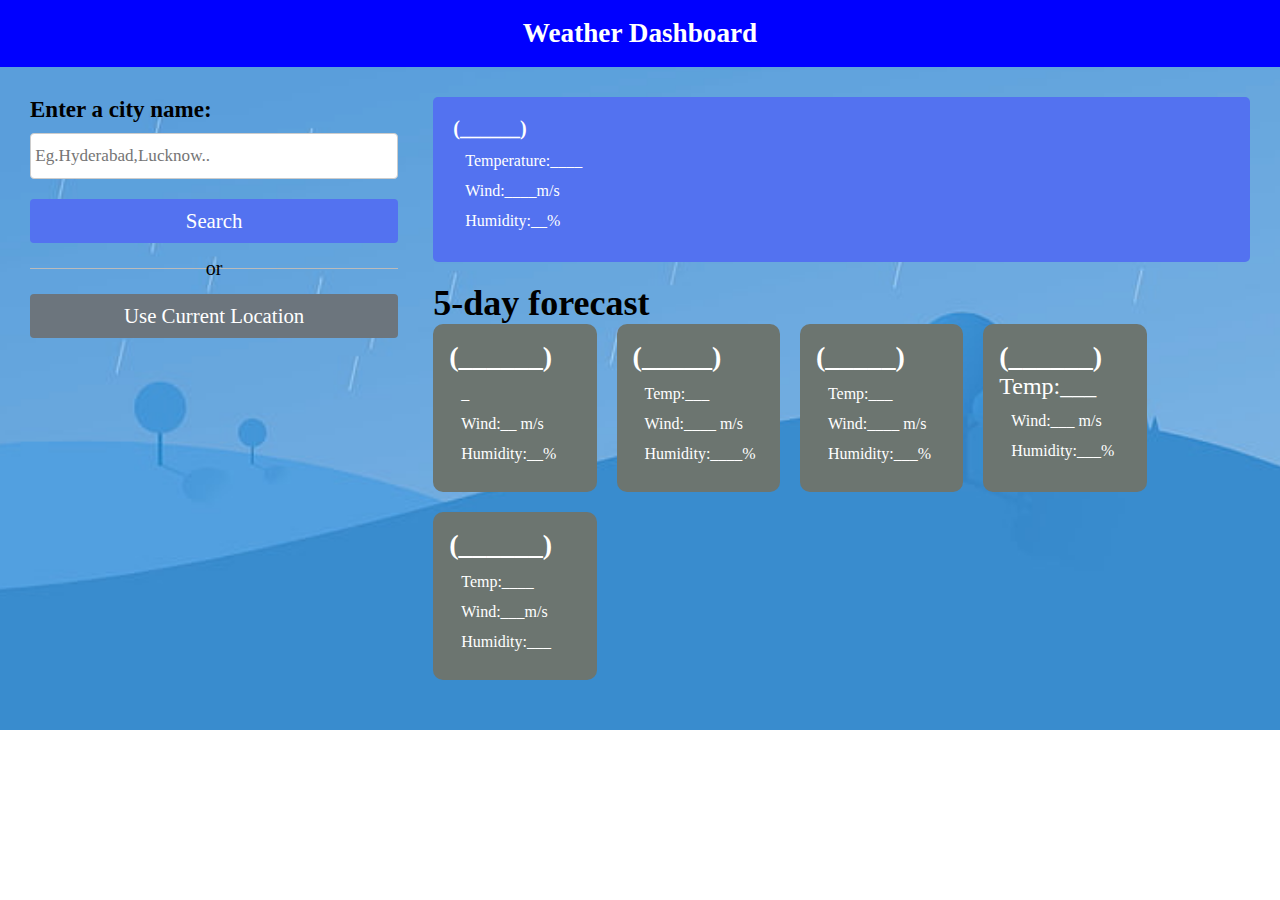
<file: index.html>
<!DOCTYPE html>
<html lang="en">
<head>
    <meta charset="UTF-8">
    <meta name="viewport" content="width=device-width, initial-scale=1.0">
    <title>weather appli</title>
    <link rel="stylesheet" href="style.css">
</head>
<body>
    <h1 class="slide-in-left">Weather Dashboard</h1>
    <div class="container">
        <div class="weather-input">
            <h3>Enter a city name:</h3>
            <input class="city-input" type="text" placeholder=" Eg.Hyderabad,Lucknow..">
            <button class="search-btn">Search</button>
            <div class="separator">or</div>
            <button class="location-btn">Use Current Location</button>
        </div>
        <div class="weather-data">
            <div class="current-weather">
                <div class="details">
                    <h2>(______)</h2>
                    <h4>Temperature:____</h4>
                    <h4>Wind:____m/s</h4>
                    <h4>Humidity:__%</h4>
                </div>
            </div>
            <div class="days-forecast">
                <h2>5-day forecast</h2>
                <ul class="weather-cards">
                    <li class="card">
                        <h3>(______)</h3>
                        <h4>_</h4>
                        <h4>Wind:__ m/s</h4>
                        <h4>Humidity:__%</h4>
                    </li>
                    <li class="card">
                        <h3>(_____)</h3>
                        <h4>Temp:___</h4>
                        <h4>Wind:____ m/s</h4>
                        <h4>Humidity:____%</h4>
                    </li>
                    <li class="card">
                        <h3>(_____)</h3>
                        <h4>Temp:___</h4>
                        <h4>Wind:____ m/s</h4>
                        <h4>Humidity:___%</h4>
                    </li>
                    <li class="card">
                        <h3>(______)</h3
                        <h4>Temp:___</h4>
                        <h4>Wind:___ m/s</h4>
                        <h4>Humidity:___%</h4>
                    </li>
                    <li class="card">
                        <h3>(______)</h3>
                        <h4>Temp:____</h4>
                        <h4>Wind:___m/s</h4>
                        <h4>Humidity:___</h4>
                    </li>
                </ul>
            </div>
        </div>
    </div>
    
</body>
<script src="logic.js"></script>
</html>
</file>
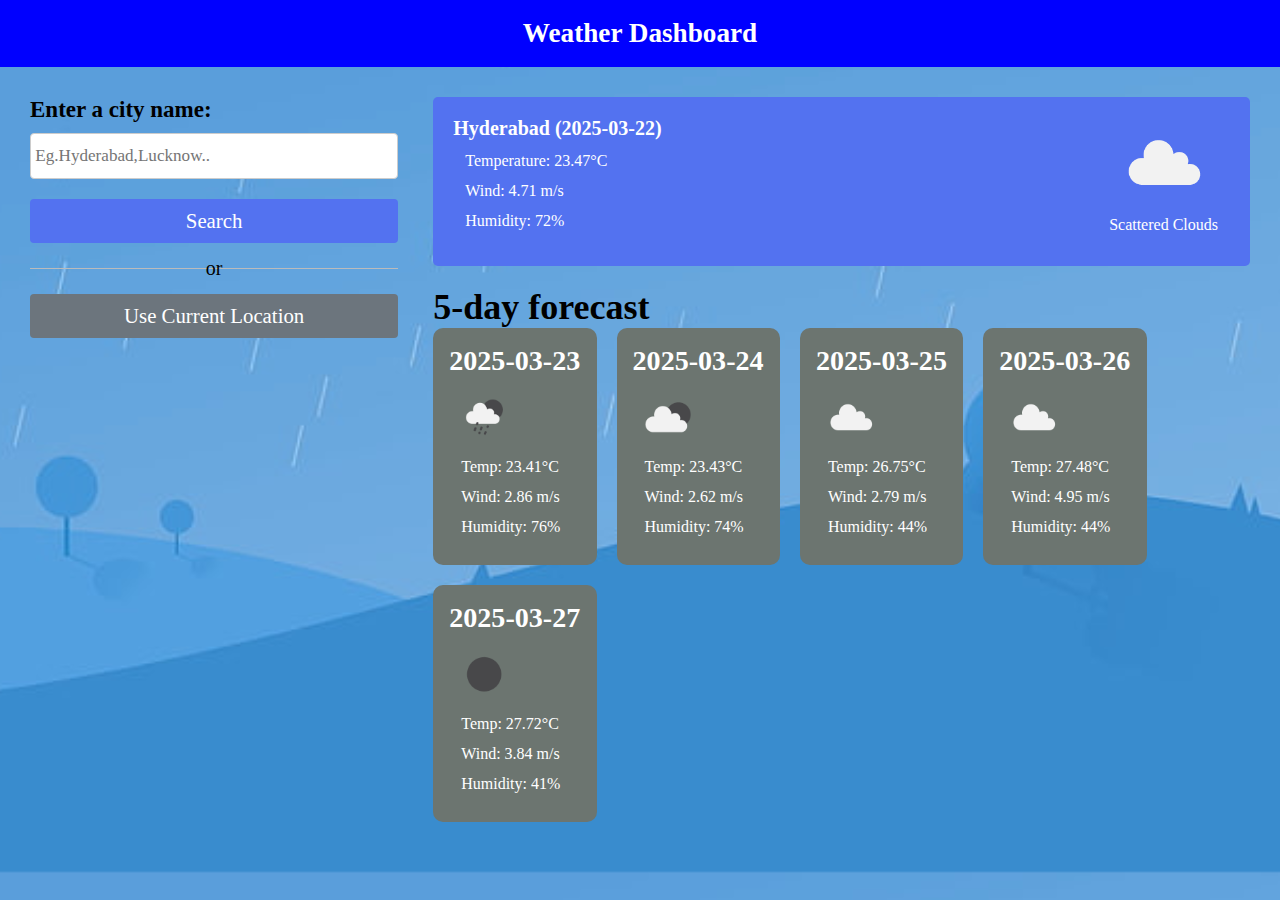
<file: weather appli.html>
<!DOCTYPE html>
<!-- saved from url=(0065)file:///C:/Users/Lenovo/Desktop/wheather/WEATHER%20APP/index.html -->
<html lang="en"><head><meta http-equiv="Content-Type" content="text/html; charset=UTF-8">
    
    <meta name="viewport" content="width=device-width, initial-scale=1.0">
    <title>weather appli</title>
    <link rel="stylesheet" href="./weather appli_files/style.css">
</head>
<body style="background: url(&quot;blue.jpg&quot;) center center / cover; transition: background 1s;">
    <h1 class="slide-in-left">Weather Dashboard</h1>
    <div class="container">
        <div class="weather-input">
            <h3>Enter a city name:</h3>
            <input class="city-input" type="text" placeholder=" Eg.Hyderabad,Lucknow..">
            <button class="search-btn">Search</button>
            <div class="separator">or</div>
            <button class="location-btn">Use Current Location</button>
        </div>
        <div class="weather-data">
            <div class="current-weather">
            <div class="details">
                <h2>Hyderabad (2025-03-22)</h2>
                <h4>Temperature: 23.47°C</h4>
                <h4>Wind: 4.71 m/s</h4>
                <h4>Humidity: 72%</h4>
            </div>
            <div class="icon">
                <img src="./weather appli_files/03n@4x.png" alt="weather-icon">
                <h4>scattered clouds</h4>
            </div></div>
            <div class="days-forecast">
                <h2>5-day forecast</h2>
                <ul class="weather-cards">
            <li class="card">
                <h3>2025-03-23</h3>
                <img src="./weather appli_files/10n@4x.png" alt="weather-icon">
                <h4>Temp: 23.41°C</h4>
                <h4>Wind: 2.86 m/s</h4>
                <h4>Humidity: 76%</h4>
            </li>
            <li class="card">
                <h3>2025-03-24</h3>
                <img src="./weather appli_files/02n@4x.png" alt="weather-icon">
                <h4>Temp: 23.43°C</h4>
                <h4>Wind: 2.62 m/s</h4>
                <h4>Humidity: 74%</h4>
            </li>
            <li class="card">
                <h3>2025-03-25</h3>
                <img src="./weather appli_files/03n@4x.png" alt="weather-icon">
                <h4>Temp: 26.75°C</h4>
                <h4>Wind: 2.79 m/s</h4>
                <h4>Humidity: 44%</h4>
            </li>
            <li class="card">
                <h3>2025-03-26</h3>
                <img src="./weather appli_files/03n@4x.png" alt="weather-icon">
                <h4>Temp: 27.48°C</h4>
                <h4>Wind: 4.95 m/s</h4>
                <h4>Humidity: 44%</h4>
            </li>
            <li class="card">
                <h3>2025-03-27</h3>
                <img src="./weather appli_files/01n@4x.png" alt="weather-icon">
                <h4>Temp: 27.72°C</h4>
                <h4>Wind: 3.84 m/s</h4>
                <h4>Humidity: 41%</h4>
            </li></ul>
            </div>
        </div>
    </div>
    

<script src="./weather appli_files/logic.js"></script>
</body></html>
</file>
<file: style.css>
*{
    margin: 0;
    padding: 0;
    box-sizing: border-box;
    font-family: 'open snas','sans-serif';
}
body{
    background-image: url('blue.jpg');
    background-repeat: no-repeat;
    background-position: center;
    background-size: cover;
}

.weather-input h3{
    font-size: 23px;
}
h1{
    background: blue;
    padding: 18px 0;
    font-size: 1.7rem;
    color:white;
    text-align: center;
    position: relative;
    animation: slideInLeft 4s ease-out;
}
.container{
    display: flex;
    gap:35px;
    padding: 30px;

}
.weather-input{
    width:550px;

}
.weather-input input{
    width:100%;
    height: 46px;
    outline: none;
    padding: 1 15px;
    margin: 10px 0px 20px 0;
    font-size: 1.07rem;
    border-radius: 4px;
    border: 1px solid #ccc;
}
.weather-input .separator{
    height:1px;
    width: 100%;
    background: #bbb;
    margin: 25px 0;
    display: flex;
    align-items:center;
    justify-content: center;
    font-size: 20px;
}
.weather-input .separator  ::before{
    content: "or";
    color: #6c757d;
    font-size: 1.18rem;
    padding: 15px;
    margin-top: -4px;
    background: #e3f2fd;

}
.weather-input button{
    width: 100%;
    padding: 10px 0;
    cursor: pointer;
    outline: none;
    border: none;
    color: #fff;
    border-radius: 4px;
    background: #5372f0;
    font-size: 1.3rem;

}


.weather-input .location-btn{
    background: #6c757d;
}

.weather-data{
    width: 100%;
}
.current-weather{
    background:#5372f0;
    color:#fff;
    padding: 20px 70px 20px 20px;
    border-radius: 5px;
    display: flex;
    justify-content: space-between;
}
.current-weather h2{
    font-size: 20px;

}
.weather-data h4{
    margin: 12px;
    font-size: 1rem;
    font-weight: 500;

}
.current-weather .icon{
    text-align: center;
}
.current-weather .icon img{
    max-width: 120px;
    margin-top: -15px;

}
.current-weather .icon h4{
    margin-top: -10px;
    text-transform: capitalize;
}
.days-forecast{
    font-size: 1.5rem;
    margin: 20px 0;

}
.weather-cards{
    display: flex;
    gap: 20px;

}
.weather-cards .card{
    list-style: none;
    color:#fff;
    padding: 17px 16px;
    border-radius: 10px;
    background: #6c7570;
    width: calc(100% /5);
}
.weather-cards .card img{
    max-width:70px;
    margin: 5px 0 -12px 0;

}
.search-btn{
    font-size: 2px;

}
.search-btn:hover{
    background-color:cadetblue;
    border-radius: 8px;
}


.search-btn:active {
    background-color: #1c4f74; /* Darker color when clicked */
    transform: scale(0.95); /* Slightly shrink the button when pressed */
}
@media(max-width:1400px){
    .weather-data .current-weather{
        padding: 20px;
    }
    .weather-cards{
        flex-wrap: wrap;
    }
    .weather-cards .card{
        width:calc(100% /4 -15px);
    }
}
@media(max-width: 1200px){
    .weather-cards .card{
        width: calc(100% /3 -15px);
    }
}
@media(max-width: 950px){
    .weather-input {
        width: 450px;
    }
    .weather-cards card{
        width: calc(100%/2 -10px);
    }
}
@media(max-width:750px){
    .container{
        flex-wrap: wrap;
        padding: 15px;
    }
    .weather-input{
        width: 100%;
    }
}

@keyframes slideInLeft{
    0%{
        transform: translateX(-100%);
    }
    100%{
        transform: translateX(0);
    }
}
</file>
<file: weather appli_files/style.css>
*{
    margin: 0;
    padding: 0;
    box-sizing: border-box;
    font-family: 'open snas','sans-serif';
}
body{
    background-image: url('blue.jpg');
    background-repeat: no-repeat;
    background-position: center;
    background-size: cover;
}

.weather-input h3{
    font-size: 23px;
}
h1{
    background: blue;
    padding: 18px 0;
    font-size: 1.7rem;
    color:white;
    text-align: center;
    position: relative;
    animation: slideInLeft 4s ease-out;
}
.container{
    display: flex;
    gap:35px;
    padding: 30px;

}
.weather-input{
    width:550px;

}
.weather-input input{
    width:100%;
    height: 46px;
    outline: none;
    padding: 1 15px;
    margin: 10px 0px 20px 0;
    font-size: 1.07rem;
    border-radius: 4px;
    border: 1px solid #ccc;
}
.weather-input .separator{
    height:1px;
    width: 100%;
    background: #bbb;
    margin: 25px 0;
    display: flex;
    align-items:center;
    justify-content: center;
    font-size: 20px;
}
.weather-input .separator  ::before{
    content: "or";
    color: #6c757d;
    font-size: 1.18rem;
    padding: 15px;
    margin-top: -4px;
    background: #e3f2fd;

}
.weather-input button{
    width: 100%;
    padding: 10px 0;
    cursor: pointer;
    outline: none;
    border: none;
    color: #fff;
    border-radius: 4px;
    background: #5372f0;
    font-size: 1.3rem;

}


.weather-input .location-btn{
    background: #6c757d;
}

.weather-data{
    width: 100%;
}
.current-weather{
    background:#5372f0;
    color:#fff;
    padding: 20px 70px 20px 20px;
    border-radius: 5px;
    display: flex;
    justify-content: space-between;
}
.current-weather h2{
    font-size: 20px;

}
.weather-data h4{
    margin: 12px;
    font-size: 1rem;
    font-weight: 500;

}
.current-weather .icon{
    text-align: center;
}
.current-weather .icon img{
    max-width: 120px;
    margin-top: -15px;

}
.current-weather .icon h4{
    margin-top: -10px;
    text-transform: capitalize;
}
.days-forecast{
    font-size: 1.5rem;
    margin: 20px 0;

}
.weather-cards{
    display: flex;
    gap: 20px;

}
.weather-cards .card{
    list-style: none;
    color:#fff;
    padding: 17px 16px;
    border-radius: 10px;
    background: #6c7570;
    width: calc(100% /5);
}
.weather-cards .card img{
    max-width:70px;
    margin: 5px 0 -12px 0;

}
.search-btn{
    font-size: 2px;

}
.search-btn:hover{
    background-color:cadetblue;
    border-radius: 8px;
}


.search-btn:active {
    background-color: #1c4f74; /* Darker color when clicked */
    transform: scale(0.95); /* Slightly shrink the button when pressed */
}
@media(max-width:1400px){
    .weather-data .current-weather{
        padding: 20px;
    }
    .weather-cards{
        flex-wrap: wrap;
    }
    .weather-cards .card{
        width:calc(100% /4 -15px);
    }
}
@media(max-width: 1200px){
    .weather-cards .card{
        width: calc(100% /3 -15px);
    }
}
@media(max-width: 950px){
    .weather-input {
        width: 450px;
    }
    .weather-cards card{
        width: calc(100%/2 -10px);
    }
}
@media(max-width:750px){
    .container{
        flex-wrap: wrap;
        padding: 15px;
    }
    .weather-input{
        width: 100%;
    }
}

@keyframes slideInLeft{
    0%{
        transform: translateX(-100%);
    }
    100%{
        transform: translateX(0);
    }
}
</file>
